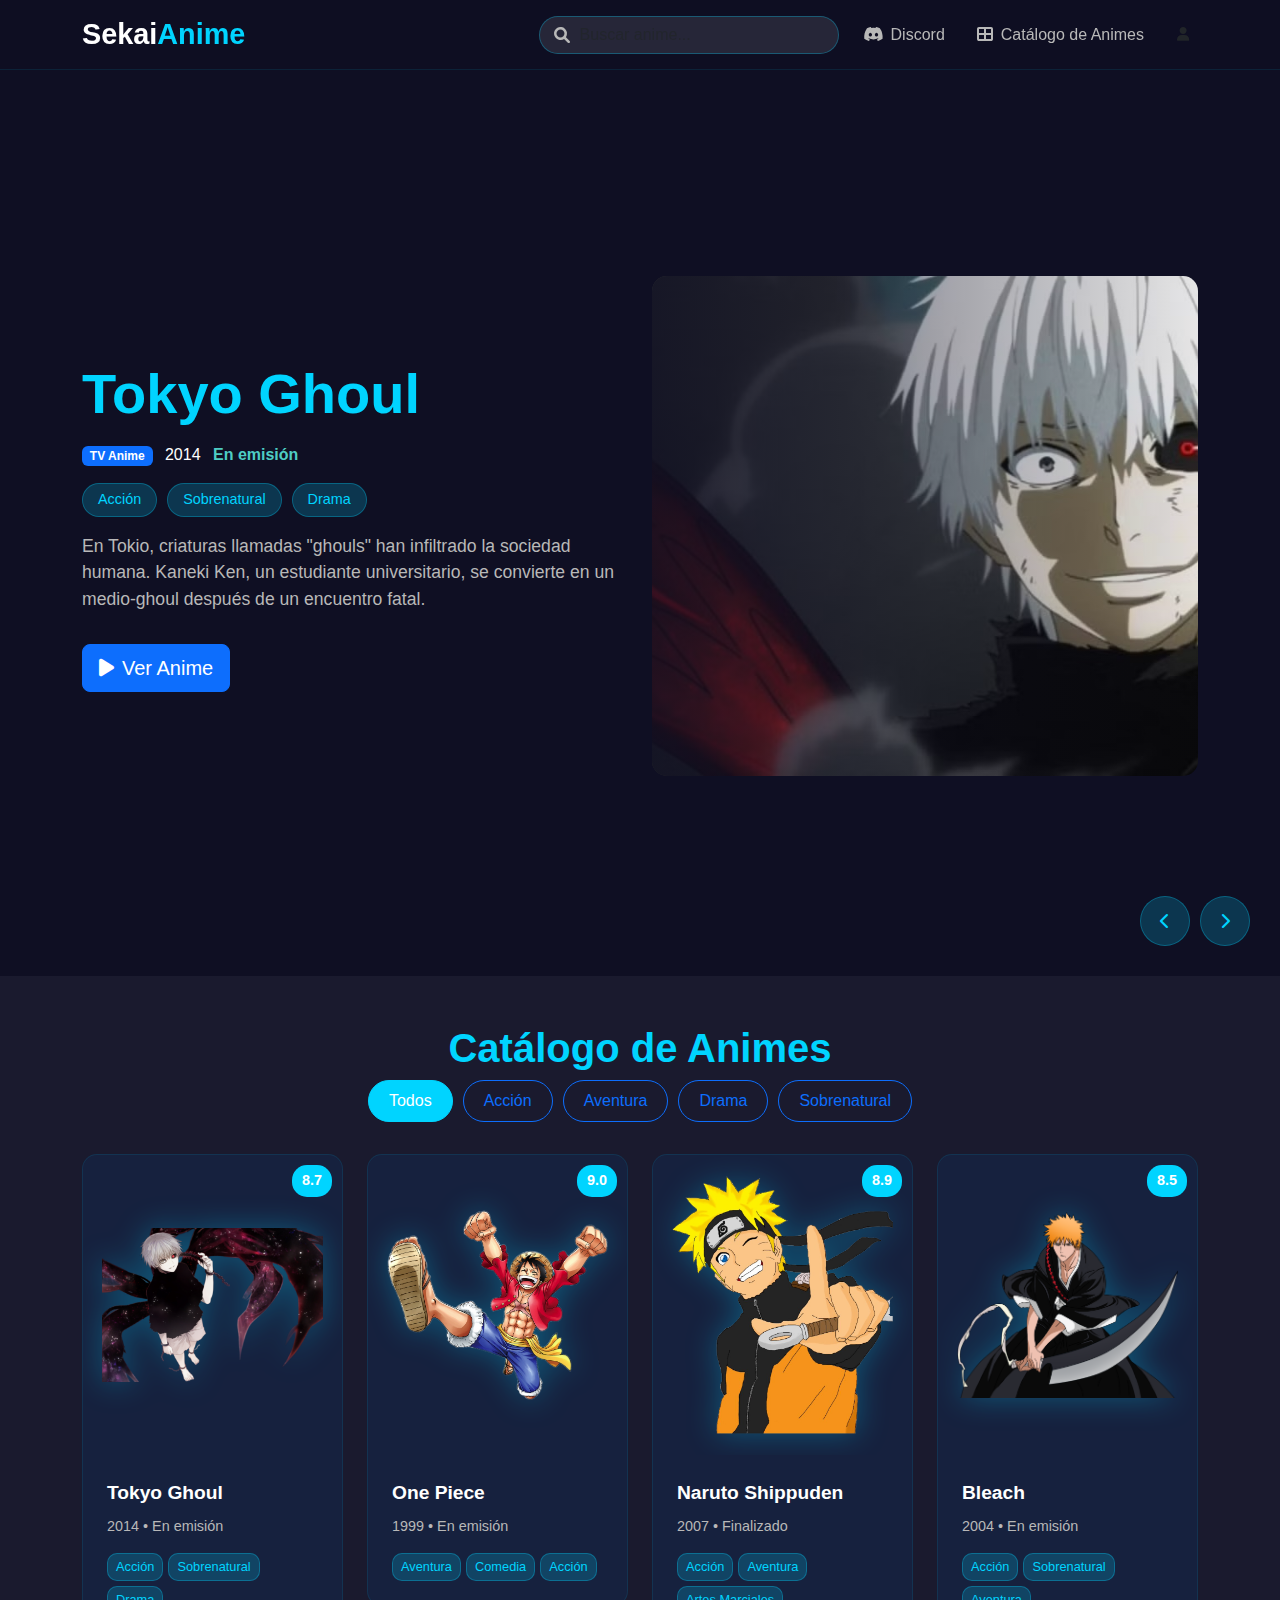
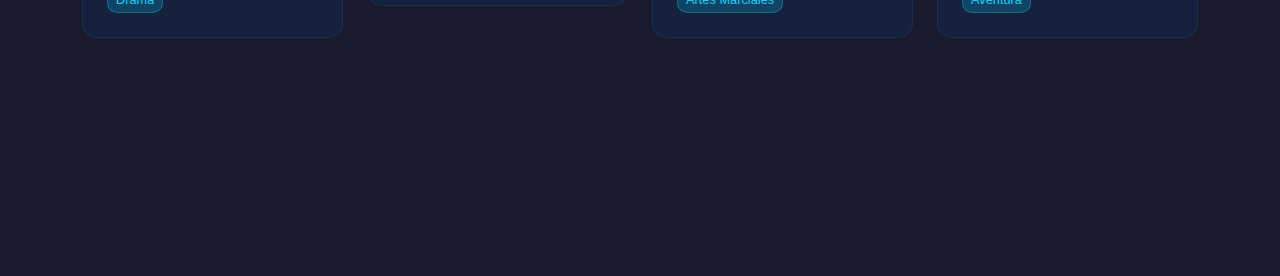
<file: index.html>
<!DOCTYPE html>
<html lang="es">
<head>
    <meta charset="UTF-8">
    <meta name="viewport" content="width=device-width, initial-scale=1.0">
    <title>Sekai Anime</title>
    <link href="https://cdn.jsdelivr.net/npm/bootstrap@5.3.0/dist/css/bootstrap.min.css" rel="stylesheet">
    <link href="https://cdnjs.cloudflare.com/ajax/libs/font-awesome/6.0.0/css/all.min.css" rel="stylesheet">
    <link rel="stylesheet" href="style.css">
    <link rel="shortcut icon" href="src/icons/favicon.png" type="image/png">
</head>
<body>
    <!-- Navegacion -->
    <nav class="navbar navbar-expand-lg navbar-dark bg-dark-custom fixed-top">
        <div class="container">
            <a class="navbar-brand d-flex align-items-center" href="#home">
                <span class="brand-text">Sekai</span>
                <span class="brand-accent">Anime</span>
            </a>
            
            <button class="navbar-toggler" type="button" data-bs-toggle="collapse" data-bs-target="#navbarNav">
                <span class="navbar-toggler-icon"></span>
            </button>
            
            <div class="collapse navbar-collapse" id="navbarNav">
                <div class="navbar-nav ms-auto d-flex align-items-center">
                    <div class="search-container me-3">
                        <input type="text" class="form-control search-input" placeholder="Buscar anime..." id="searchInput">
                        <i class="fas fa-search search-icon"></i>
                    </div>
                    <a class="nav-link me-3" href="#"><i class="fab fa-discord me-2"></i>Discord</a>
                    <a class="nav-link me-3" href="#catalog"><i class="fas fa-th-large me-2"></i>Catálogo de Animes</a>
                    <button class="btn btn-sm">
                        <i class="fas fa-user"></i>
                    </button>
                </div>
            </div>
        </div>
    </nav>

    <!-- Hero Section -->
    <section id="home" class="hero-section">
        <div class="hero-carousel">
            <div class="hero-slide active" data-anime="tokyo-ghoul">
                <div class="hero-bg" style="background-image: url('https://images.unsplash.com/photo-1578662996442-48f60103fc96?w=1920&h=1080&fit=crop')"></div>
                <div class="hero-content">
                    <div class="container">
                        <div class="row align-items-center">
                            <div class="col-lg-6">
                                <h1 class="hero-title">Tokyo Ghoul</h1>
                                <div class="hero-meta">
                                    <span class="badge bg-primary me-2">TV Anime</span>
                                    <span class="text-white me-2">2014</span>
                                    <span class="status-live">En emisión</span>
                                </div>
                                <div class="hero-genres mb-3">
                                    <span class="genre-tag">Acción</span>
                                    <span class="genre-tag">Sobrenatural</span>
                                    <span class="genre-tag">Drama</span>
                                </div>
                                <p class="hero-description">
                                    En Tokio, criaturas llamadas "ghouls" han infiltrado la sociedad humana. Kaneki Ken, un estudiante universitario, se convierte en un medio-ghoul después de un encuentro fatal.
                                </p>
                                <button class="btn btn-primary btn-lg">
                                    <i class="fas fa-play me-2"></i>Ver Anime
                                </button>
                            </div>
                            <div class="col-lg-6">
                                <div class="anime-side-image">
                                    <img src="src/img/TokyoGhoul/tokyo-ghoul-wall.jpg" alt="Tokyo Ghoul" class="side-img">
                                    <div class="image-gradient"></div>
                                </div>
                            </div>
                        </div>
                    </div>
                </div>
            </div>
            
            <div class="hero-slide" data-anime="one-piece">
                <div class="hero-bg" style="background-image: url('https://images.unsplash.com/photo-1578662996442-48f60103fc96?w=1920&h=1080&fit=crop')"></div>
                <div class="hero-content">
                    <div class="container">
                        <div class="row align-items-center">
                            <div class="col-lg-6">
                                <h1 class="hero-title">One Piece</h1>
                                <div class="hero-meta">
                                    <span class="badge bg-primary me-2">TV Anime</span>
                                    <span class="text-white me-2">1999</span>
                                    <span class="status-live">En emisión</span>
                                </div>
                                <div class="hero-genres mb-3">
                                    <span class="genre-tag">Aventura</span>
                                    <span class="genre-tag">Comedia</span>
                                    <span class="genre-tag">Acción</span>
                                </div>
                                <p class="hero-description">
                                    Monkey D. Luffy explora el Grand Line con su diversa tripulación de piratas Sombrero de Paja, buscando el tesoro definitivo conocido como "One Piece".
                                </p>
                                <button class="btn btn-primary btn-lg">
                                    <i class="fas fa-play me-2"></i>Ver Anime
                                </button>
                            </div>
                            <div class="col-lg-6">
                                <div class="anime-side-image">
                                    <img src="src/img/OnePiece/Luffy-Wallp.jpg" alt="One Piece" class="side-img">
                                    <div class="image-gradient"></div>
                                </div>
                            </div>
                        </div>
                    </div>
                </div>
            </div>

            <div class="hero-slide" data-anime="naruto-shippuden">
                <div class="hero-bg" style="background-image: url('https://images.unsplash.com/photo-1578662996442-48f60103fc96?w=1920&h=1080&fit=crop')"></div>
                <div class="hero-content">
                    <div class="container">
                        <div class="row align-items-center">
                            <div class="col-lg-6">
                                <h1 class="hero-title">Naruto Shippuden</h1>
                                <div class="hero-meta">
                                    <span class="badge bg-primary me-2">TV Anime</span>
                                    <span class="text-white me-2">2007</span>
                                    <span class="status-live">Finalizado</span>
                                </div>
                                <div class="hero-genres mb-3">
                                    <span class="genre-tag">Acción</span>
                                    <span class="genre-tag">Aventura</span>
                                    <span class="genre-tag">Artes Marciales</span>
                                </div>
                                <p class="hero-description">
                                    Naruto Uzumaki regresa después de dos años y medio de entrenamiento con nuevas habilidades y una determinación más fuerte para salvar a su amigo Sasuke.
                                </p>
                                <button class="btn btn-primary btn-lg">
                                    <i class="fas fa-play me-2"></i>Ver Anime
                                </button>
                            </div>
                            <div class="col-lg-6">
                                <div class="anime-side-image">
                                    <img src="src/img/NarutoShippuden/NarutoShp-wall.jpg" alt="Naruto Shippuden" class="side-img">
                                    <div class="image-gradient"></div>
                                </div>
                            </div>
                        </div>
                    </div>
                </div>
            </div>

            <div class="hero-slide" data-anime="bleach">
                <div class="hero-bg" style="background-image: url('https://images.unsplash.com/photo-1578662996442-48f60103fc96?w=1920&h=1080&fit=crop')"></div>
                <div class="hero-content">
                    <div class="container">
                        <div class="row align-items-center">
                            <div class="col-lg-6">
                                <h1 class="hero-title">Bleach</h1>
                                <div class="hero-meta">
                                    <span class="badge bg-primary me-2">TV Anime</span>
                                    <span class="text-white me-2">2004</span>
                                    <span class="status-live">En emisión</span>
                                </div>
                                <div class="hero-genres mb-3">
                                    <span class="genre-tag">Acción</span>
                                    <span class="genre-tag">Sobrenatural</span>
                                    <span class="genre-tag">Aventura</span>
                                </div>
                                <p class="hero-description">
                                    Ichigo Kurosaki obtiene los poderes de un Shinigami y debe proteger el mundo humano de los espíritus malignos llamados Hollows.
                                </p>
                                <button class="btn btn-primary btn-lg">
                                    <i class="fas fa-play me-2"></i>Ver Anime
                                </button>
                            </div>
                            <div class="col-lg-6">
                                <div class="anime-side-image">
                                    <img src="src/img/Bleach/bleach-wallp.jpg" alt="Bleach" class="side-img">
                                    <div class="image-gradient"></div>
                                </div>
                            </div>
                        </div>
                    </div>
                </div>
            </div>
        </div>
        
        <div class="hero-controls">
            <button class="hero-nav-btn prev" onclick="changeSlide(-1)">
                <i class="fas fa-chevron-left"></i>
            </button>
            <button class="hero-nav-btn next" onclick="changeSlide(1)">
                <i class="fas fa-chevron-right"></i>
            </button>
        </div>
    </section>

    <!-- Catalog Section -->
    <section id="catalog" class="catalog-section py-5">
        <div class="container">
            <div class="section-header mb-4">
                <h2 class="section-title">Catálogo de Animes</h2>
                <div class="filter-buttons">
                    <button class="btn btn-outline-primary active" data-filter="all">Todos</button>
                    <button class="btn btn-outline-primary" data-filter="accion">Acción</button>
                    <button class="btn btn-outline-primary" data-filter="aventura">Aventura</button>
                    <button class="btn btn-outline-primary" data-filter="drama">Drama</button>
                    <button class="btn btn-outline-primary" data-filter="sobrenatural">Sobrenatural</button>
                </div>
            </div>
            
            <div class="row" id="catalogContainer">
                <!-- Tokyo Ghoul Card -->
                <div class="col-lg-3 col-md-4 col-sm-6 mb-4" data-genres="accion,sobrenatural,drama">
                    <div class="anime-card">
                        <div class="anime-poster" style="background-image: url('https://images.unsplash.com/photo-1578662996442-48f60103fc96?w=400&h=600&fit=crop')">
                            <div class="character-image">
                                <img src="src/img/TokyoGhoul/kaneki-ken-main.png" alt="Kaneki Ken" class="character-png">
                            </div>
                            <div class="anime-rating">8.7</div>
                        </div>
                        <div class="anime-info">
                            <div class="anime-title">Tokyo Ghoul</div>
                            <div class="anime-year">2014 • En emisión</div>
                            <div class="anime-genres">
                                <span class="anime-genre">Acción</span>
                                <span class="anime-genre">Sobrenatural</span>
                                <span class="anime-genre">Drama</span>
                            </div>
                        </div>
                    </div>
                </div>

                <!-- One Piece Card -->
                <div class="col-lg-3 col-md-4 col-sm-6 mb-4" data-genres="aventura,accion">
                    <div class="anime-card">
                        <div class="anime-poster" style="background-image: url('https://images.unsplash.com/photo-1578662996442-48f60103fc96?w=400&h=600&fit=crop')">
                            <div class="character-image">
                                <img src="src/img/OnePiece/luffy-Main.png" alt="Monkey D. Luffy" class="character-png">
                            </div>
                            <div class="anime-rating">9.0</div>
                        </div>
                        <div class="anime-info">
                            <div class="anime-title">One Piece</div>
                            <div class="anime-year">1999 • En emisión</div>
                            <div class="anime-genres">
                                <span class="anime-genre">Aventura</span>
                                <span class="anime-genre">Comedia</span>
                                <span class="anime-genre">Acción</span>
                            </div>
                        </div>
                    </div>
                </div>

                <!-- Naruto Shippuden Card -->
                <div class="col-lg-3 col-md-4 col-sm-6 mb-4" data-genres="accion,aventura">
                    <div class="anime-card">
                        <div class="anime-poster" style="background-image: url('https://images.unsplash.com/photo-1578662996442-48f60103fc96?w=400&h=600&fit=crop')">
                            <div class="character-image">
                                <img src="src/img/NarutoShippuden/NarutoShppdn-Main.png" alt="Naruto Uzumaki" class="character-png">
                            </div>
                            <div class="anime-rating">8.9</div>
                        </div>
                        <div class="anime-info">
                            <div class="anime-title">Naruto Shippuden</div>
                            <div class="anime-year">2007 • Finalizado</div>
                            <div class="anime-genres">
                                <span class="anime-genre">Acción</span>
                                <span class="anime-genre">Aventura</span>
                                <span class="anime-genre">Artes Marciales</span>
                            </div>
                        </div>
                    </div>
                </div>

                <!-- Bleach Card -->
                <div class="col-lg-3 col-md-4 col-sm-6 mb-4" data-genres="accion,sobrenatural,aventura">
                    <div class="anime-card">
                        <div class="anime-poster" style="background-image: url('https://images.unsplash.com/photo-1578662996442-48f60103fc96?w=400&h=600&fit=crop')">
                            <div class="character-image">
                                <img src="src/img/Bleach/Bleach-Main.png" alt="Ichigo Kurosaki" class="character-png">
                            </div>
                            <div class="anime-rating">8.5</div>
                        </div>
                        <div class="anime-info">
                            <div class="anime-title">Bleach</div>
                            <div class="anime-year">2004 • En emisión</div>
                            <div class="anime-genres">
                                <span class="anime-genre">Acción</span>
                                <span class="anime-genre">Sobrenatural</span>
                                <span class="anime-genre">Aventura</span>
                            </div>
                        </div>
                    </div>
                </div>
            </div>
        </div>
    </section>

    <script src="https://cdn.jsdelivr.net/npm/bootstrap@5.3.0/dist/js/bootstrap.bundle.min.js"></script>
    <script src="features.js"></script>
</body>
</html>
</file>
<file: style.css>
/* Variables básicas */
:root {
    --primary-color: #00d4ff;
    --dark-bg: #0f0f23;
    --darker-bg: #16213e;
    --text-primary: #ffffff;
    --text-secondary: #b8b8b8;
}

/* Estilos globales */
body {
    font-family: 'Segoe UI', Tahoma, Geneva, Verdana, sans-serif;
    background: var(--dark-bg);
    color: var(--text-primary);
}

/* Navegación */
.bg-dark-custom {
    background: rgba(15, 15, 35, 0.95) !important;
    border-bottom: 1px solid rgba(0, 212, 255, 0.1);
}

.navbar-brand {
    font-size: 1.8rem;
    font-weight: bold;
}

.brand-text {
    color: var(--text-primary);
}

.brand-accent {
    color: var(--primary-color);
}

.search-container {
    position: relative;
    width: 300px;
}

.search-input {
    background: rgba(255, 255, 255, 0.1);
    border: 1px solid rgba(0, 212, 255, 0.3);
    color: var(--text-primary);
    padding-left: 40px;
    border-radius: 25px;
}

.search-input:focus {
    background: rgba(255, 255, 255, 0.15);
    border-color: var(--primary-color);
    color: var(--text-primary);
    box-shadow: none;
}

.search-icon {
    position: absolute;
    left: 15px;
    top: 50%;
    transform: translateY(-50%);
    color: var(--text-secondary);
}

.nav-link {
    color: var(--text-secondary) !important;
}

.nav-link:hover {
    color: var(--primary-color) !important;
}

/* Hero Section */
.hero-section {
    position: relative;
    height: 100vh;
    overflow: hidden;
    margin-top: 76px;
}

.hero-carousel {
    position: relative;
    height: 100%;
}

.hero-slide {
    position: absolute;
    top: 0;
    left: 0;
    width: 100%;
    height: 100%;
    opacity: 0;
    transition: opacity 1s ease;
}

.hero-slide.active {
    opacity: 1;
}

.hero-bg {
    position: absolute;
    top: 0;
    left: 0;
    width: 100%;
    height: 100%;
    background-size: cover;
    background-position: center;
}

.hero-bg::before {
    content: '';
    position: absolute;
    top: 0;
    left: 0;
    width: 100%;
    height: 100%;
    background: rgba(15, 15, 35, 0.7);
}

.hero-content {
    position: relative;
    height: 100%;
    display: flex;
    align-items: center;
    z-index: 2;
}

/* Imagen lateral con gradiente */
.anime-side-image {
    position: relative;
    display: flex;
    justify-content: center;
    align-items: center;
    height: 500px;
    overflow: hidden;
    border-radius: 15px;
}

.side-img {
    width: 100%;
    height: 100%;
    object-fit: cover;
    object-position: center;
}

.image-gradient {
    position: absolute;
    top: 0;
    left: 0;
    width: 100%;
    height: 100%;
    background: linear-gradient(to right, rgba(15, 15, 35, 0.8) 0%, rgba(15, 15, 35, 0.4) 50%, rgba(15, 15, 35, 0.1) 100%);
    pointer-events: none;
}

.hero-title {
    font-size: 3.5rem;
    font-weight: bold;
    margin-bottom: 1rem;
    color: var(--primary-color);
}

.hero-meta {
    margin-bottom: 1rem;
}

.status-live {
    color: #4ecdc4;
    font-weight: 600;
}

.hero-genres {
    display: flex;
    flex-wrap: wrap;
    gap: 10px;
}

.genre-tag {
    background: rgba(0, 212, 255, 0.2);
    color: var(--primary-color);
    padding: 5px 15px;
    border-radius: 20px;
    font-size: 0.9rem;
    border: 1px solid rgba(0, 212, 255, 0.3);
}

.hero-description {
    font-size: 1.1rem;
    color: var(--text-secondary);
    margin-bottom: 2rem;
    max-width: 600px;
}

.hero-controls {
    position: absolute;
    bottom: 30px;
    right: 30px;
    z-index: 3;
    display: flex;
    gap: 10px;
}

.hero-nav-btn {
    background: rgba(0, 212, 255, 0.2);
    border: 1px solid rgba(0, 212, 255, 0.3);
    color: var(--primary-color);
    width: 50px;
    height: 50px;
    border-radius: 50%;
    display: flex;
    align-items: center;
    justify-content: center;
}

.hero-nav-btn:hover {
    background: rgba(0, 212, 255, 0.3);
}

/* Catalog Section */
.catalog-section {
    background: #1a1a2e;
    min-height: 100vh;
}

.section-header {
    text-align: center;
    margin-bottom: 3rem;
}

.section-title {
    font-size: 2.5rem;
    font-weight: bold;
    margin-bottom: 0.5rem;
    color: var(--primary-color);
}

.filter-buttons {
    display: flex;
    justify-content: center;
    gap: 10px;
    margin-bottom: 2rem;
    flex-wrap: wrap;
}

.filter-buttons .btn {
    border-radius: 25px;
    padding: 8px 20px;
}

.filter-buttons .btn.active {
    background: var(--primary-color);
    border-color: var(--primary-color);
    color: white;
}

/* Anime Cards con personajes siempre visibles */
.anime-card {
    background: var(--darker-bg);
    border-radius: 15px;
    overflow: hidden;
    border: 1px solid rgba(0, 212, 255, 0.1);
    margin-bottom: 2rem;
    cursor: pointer;
    transition: transform 0.3s ease, border-color 0.3s ease;
}

.anime-card:hover {
    transform: translateY(-5px);
    border-color: var(--primary-color);
}

.anime-poster {
    position: relative;
    height: 300px;
    background-size: cover;
    background-position: center;
    overflow: hidden;
}

/* Character image siempre visible */
.character-image {
    position: absolute;
    top: 0;
    left: 0;
    width: 100%;
    height: 100%;
    display: flex;
    align-items: center;
    justify-content: center;
    z-index: 1;
}

.character-png {
    max-width: 85%;
    max-height: 95%;
    object-fit: contain;
    filter: drop-shadow(0 0 15px rgba(0, 212, 255, 0.3));
    transition: transform 0.3s ease, filter 0.3s ease;
}

.anime-card:hover .character-png {
    transform: scale(1.05);
    filter: drop-shadow(0 0 25px rgba(0, 212, 255, 0.6));
}

.anime-rating {
    position: absolute;
    top: 10px;
    right: 10px;
    background: var(--primary-color);
    color: white;
    padding: 5px 10px;
    border-radius: 15px;
    font-weight: bold;
    font-size: 0.9rem;
    z-index: 2;
}

.anime-info {
    padding: 1.5rem;
}

.anime-title {
    font-size: 1.2rem;
    font-weight: bold;
    margin-bottom: 0.5rem;
    color: var(--text-primary);
}

.anime-year {
    color: var(--text-secondary);
    font-size: 0.9rem;
    margin-bottom: 1rem;
}

.anime-genres {
    display: flex;
    flex-wrap: wrap;
    gap: 5px;
}

.anime-genre {
    background: rgba(0, 212, 255, 0.2);
    color: var(--primary-color);
    padding: 3px 8px;
    border-radius: 10px;
    font-size: 0.8rem;
    border: 1px solid rgba(0, 212, 255, 0.3);
}

.anime-genre:hover {
    color: white;
}

/* Responsive */
@media (max-width: 768px) {
    .hero-title {
        font-size: 2.5rem;
    }
    
    .search-container {
        width: 100%;
        margin-bottom: 1rem;
    }
    
    .section-title {
        font-size: 2rem;
    }
    
    .anime-side-image {
        height: 300px;
        margin-top: 2rem;
    }
    
    .hero-content .row {
        flex-direction: column-reverse;
    }
}

@media (max-width: 576px) {
    .hero-title {
        font-size: 2rem;
    }
    
    .hero-description {
        font-size: 1rem;
    }
    
    .anime-info {
        padding: 1rem;
    }
    
    .anime-side-image {
        height: 250px;
    }
}
</file>
